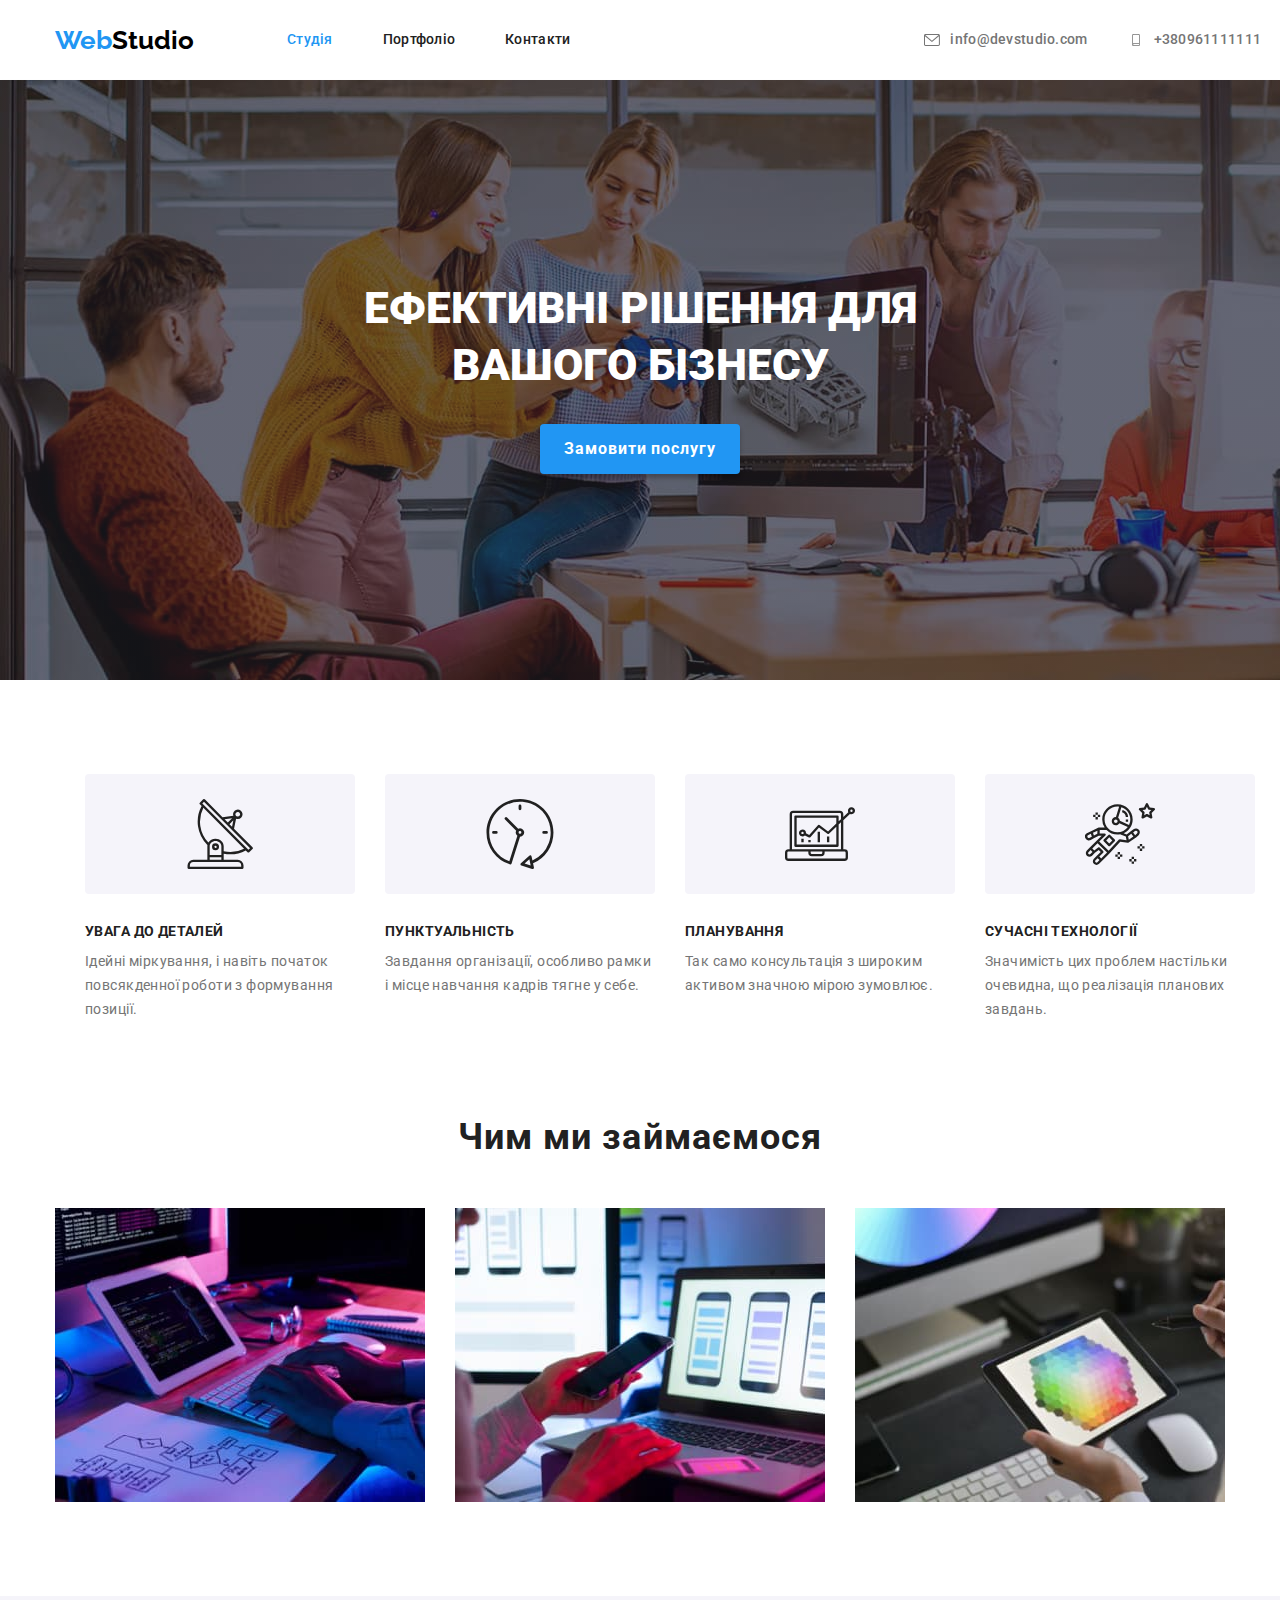
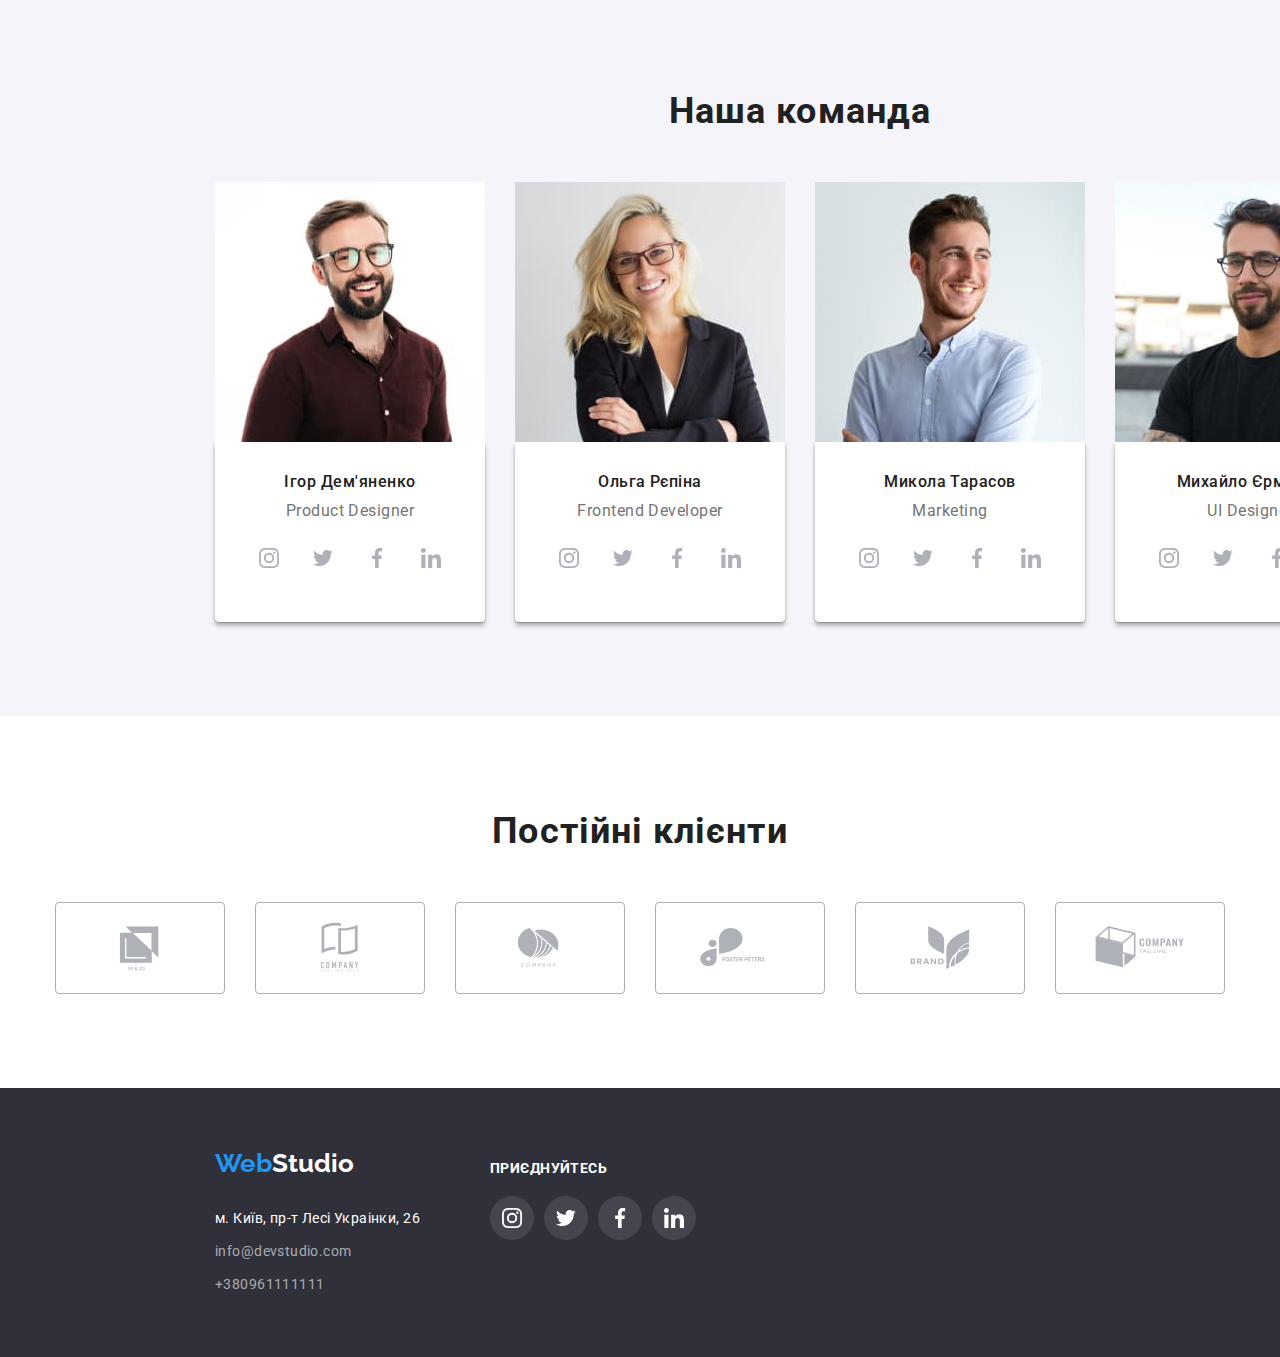
<file: index.html>
<!DOCTYPE html>
<html lang="uk">
  <head>
    <meta charset="UTF-8" />
    <meta http-equiv="X-UA-Compatible" content="IE=edge" />
    <meta name="viewport" content="width=device-width, initial-scale=1.0" />
    <link rel="preconnect" href="https://fonts.googleapis.com" />
    <link rel="preconnect" href="https://fonts.gstatic.com" crossorigin />
    <link
      href="https://fonts.googleapis.com/css2?family=Raleway:wght@700&family=Roboto:wght@400;500;700;900&display=swap"
      rel="stylesheet"
    />
    <link
      rel="stylesheet"
      href="https://cdnjs.cloudflare.com/ajax/libs/modern-normalize/1.1.0/modern-normalize.min.css"
    />
    <link rel="stylesheet" href="./css/styles.css" />
    <title>Студія</title>
  </head>

  <body>
    <!--Навігація-->

    <header class="page-header all">
      <div class="container-nav">
        <nav class="main-nav">
          <a href="./" class="logo"><span class="logo-first">Web</span>Studio</a>
          <ul class="main-nav-list">
            <li class="list-item"><a href="./index.html" class="nav-link current">Студія</a></li>
            <li class="list-item"><a href="./portfolio.html" class="nav-link">Портфоліо</a></li>
            <li class="list-item"><a href="" class="nav-link">Контакти</a></li>
          </ul>
        </nav>
        <ul class="link-list">
          <li class="link-item">
            <a class="link" href="mailto:info@devstudio.com">
              <svg class="header-icon" width="16" height="12">
                <use href="./images/icon.svg#envelope"></use>
              </svg>
              info@devstudio.com
            </a>
          </li>
          <li class="link-item">
            <a class="link" href="tel:+380961111111">
              <svg class="header-icon" width="16" height="12">
                <use href="./images/icon.svg#smartphone"></use>
              </svg>
              +380961111111
            </a>
          </li>
        </ul>
      </div>
    </header>

    <main class="all">
      <!--Головна-->

      <section class="section-main">
        <div class="container">
          <h1 class="main-header">Ефективні рішення для вашого бізнесу</h1>
          <button type="button" class="btn">Замовити послугу</button>
        </div>
      </section>

      <!--Особливості-->

      <section class="section features">
        <div class="container">
          <h2 class="visually-hidden">Наші особливості</h2>
          <ul class="list features">
            <li class="two">
              <div class="features-icon">
                <svg class="features-icon-item" width="70" height="70">
                  <use href="./images/icon.svg#antenna"></use>
                </svg>
              </div>
              <h3 class="list-features">Увага до деталей</h3>
              <p class="text-features">
                Ідейні міркування, і навіть початок повсякденної роботи з формування позиції.
              </p>
            </li>
            <li class="two">
              <div class="features-icon">
                <svg class="features-icon-item" width="70" height="70">
                  <use href="./images/icon.svg#clock"></use>
                </svg>
              </div>
              <h3 class="list-features">Пунктуальність</h3>
              <p class="text-features">
                Завдання організації, особливо рамки і місце навчання кадрів тягне у себе.
              </p>
            </li>
            <li class="two">
              <div class="features-icon">
                <svg class="features-icon-item" width="70" height="70">
                  <use href="./images/icon.svg#diagram"></use>
                </svg>
              </div>
              <h3 class="list-features">Планування</h3>
              <p class="text-features">
                Так само консультація з широким активом значною мірою зумовлює.
              </p>
            </li>
            <li class="two">
              <div class="features-icon">
                <svg class="features-icon-item" width="70" height="70">
                  <use href="./images/icon.svg#astronaut"></use>
                </svg>
              </div>
              <h3 class="list-features">Сучасні технології</h3>
              <p class="text-features">
                Значимість цих проблем настільки очевидна, що реалізація планових завдань.
              </p>
            </li>
          </ul>
        </div>
      </section>

      <!--Чим ми займаємося-->

      <section class="section-work">
        <div class="container">
          <h2 class="work-header">Чим ми займаємося</h2>

          <ul class="list work">
            <li class="work-list">
              <img class="img" src="./images/box1.jpg" alt="Алгоритми" width="370" />
            </li>
            <li class="work-list">
              <img class="img" src="./images/box2.jpg" alt="щось щє" width="370" />
            </li>
            <li class="work-list">
              <img class="img" src="./images/box3.jpg" alt="палітра" width="370" />
            </li>
          </ul>
        </div>
      </section>

      <!--Наша команда-->

      <section class="section-team">
        <div class="container-team">
          <h2 class="team-header">Наша команда</h2>
          <ul class="list team">
            <li class="team-list">
              <img src="./images/img1.jpg" alt="Ігор Дем'яненко" width="270" />
              <div class="member-block">
                <h3 class="team-member">Ігор Дем'яненко</h3>
                <p class="member-prof">Product Designer</p>
                <ul class="member-icon">
                  <li class="icon-nets">
                    <a class="team-icon" href="">
                      <svg class="nets" width="20" height="20">
                        <use href="./images/icon.svg#instagram"></use>
                      </svg>
                    </a>
                  </li>
                  <li class="icon-nets">
                    <a class="team-icon" href="">
                      <svg class="nets" width="20" height="20">
                        <use href="./images/icon.svg#twitter"></use>
                      </svg>
                    </a>
                  </li>
                  <li class="icon-nets">
                    <a class="team-icon" href="">
                      <svg class="nets" width="20" height="20">
                        <use href="./images/icon.svg#facebook"></use>
                      </svg>
                    </a>
                  </li>
                  <li class="icon-nets">
                    <a class="team-icon" href="">
                      <svg class="nets" width="20" height="20">
                        <use href="./images/icon.svg#linkedin"></use>
                      </svg>
                    </a>
                  </li>
                </ul>
              </div>
            </li>
            <li class="team-list">
              <img src="./images/img2.jpg" alt="Ольга Рєпіна" width="270" />
              <div class="member-block">
                <h3 class="team-member">Ольга Рєпіна</h3>
                <p class="member-prof">Frontend Developer</p>
                <ul class="member-icon">
                  <li class="icon-nets">
                    <a class="team-icon" href="">
                      <svg class="nets" width="20" height="20">
                        <use href="./images/icon.svg#instagram"></use>
                      </svg>
                    </a>
                  </li>
                  <li class="icon-nets">
                    <a class="team-icon" href="">
                      <svg class="nets" width="20" height="20">
                        <use href="./images/icon.svg#twitter"></use>
                      </svg>
                    </a>
                  </li>
                  <li class="icon-nets">
                    <a class="team-icon" href="">
                      <svg class="nets" width="20" height="20">
                        <use href="./images/icon.svg#facebook"></use>
                      </svg>
                    </a>
                  </li>
                  <li class="icon-nets">
                    <a class="team-icon" href="">
                      <svg class="nets" width="20" height="20">
                        <use href="./images/icon.svg#linkedin"></use>
                      </svg>
                    </a>
                  </li>
                </ul>
              </div>
            </li>
            <li class="team-list">
              <img src="./images/img3.jpg" alt="Микола Тарасов" width="270" />
              <div class="member-block">
                <h3 class="team-member">Микола Тарасов</h3>
                <p class="member-prof">Marketing</p>
                <ul class="member-icon">
                  <li class="icon-nets">
                    <a class="team-icon" href="">
                      <svg class="nets" width="20" height="20">
                        <use href="./images/icon.svg#instagram"></use>
                      </svg>
                    </a>
                  </li>
                  <li class="icon-nets">
                    <a class="team-icon" href="">
                      <svg class="nets" width="20" height="20">
                        <use href="./images/icon.svg#twitter"></use>
                      </svg>
                    </a>
                  </li>
                  <li class="icon-nets">
                    <a class="team-icon" href="">
                      <svg class="nets" width="20" height="20">
                        <use href="./images/icon.svg#facebook"></use>
                      </svg>
                    </a>
                  </li>
                  <li class="icon-nets">
                    <a class="team-icon" href="">
                      <svg class="nets" width="20" height="20">
                        <use href="./images/icon.svg#linkedin"></use>
                      </svg>
                    </a>
                  </li>
                </ul>
              </div>
            </li>
            <li class="team-list">
              <img src="./images/img4.jpg" alt="Михайло Єрмаков" width="270" />
              <div class="member-block">
                <h3 class="team-member">Михайло Єрмаков</h3>
                <p class="member-prof">UI Designer</p>
                <ul class="member-icon">
                  <li class="icon-nets">
                    <a class="team-icon" href="">
                      <svg class="nets" width="20" height="20">
                        <use href="./images/icon.svg#instagram"></use>
                      </svg>
                    </a>
                  </li>
                  <li class="icon-nets">
                    <a class="team-icon" href="">
                      <svg class="nets" width="20" height="20">
                        <use href="./images/icon.svg#twitter"></use>
                      </svg>
                    </a>
                  </li>
                  <li class="icon-nets">
                    <a class="team-icon" href="">
                      <svg class="nets" width="20" height="20">
                        <use href="./images/icon.svg#facebook"></use>
                      </svg>
                    </a>
                  </li>
                  <li class="icon-nets">
                    <a class="team-icon" href="">
                      <svg class="nets" width="20" height="20">
                        <use href="./images/icon.svg#linkedin"></use>
                      </svg>
                    </a>
                  </li>
                </ul>
              </div>
            </li>
          </ul>
        </div>
      </section>

      <!-- Наші клієнти -->
      <section class="section-clients">
        <div class="container">
          <h2 class="clients-header">Постійні клієнти</h2>
          <ul class="clients-list">
            <li>
              <a class="client" href="">
                <svg class="client-icon" width="100" height="60">
                  <use href="./images/icon.svg#logo1"></use>
                </svg>
              </a>
            </li>
            <li>
              <a class="client" href="">
                <svg class="client-icon" width="100" height="60">
                  <use href="./images/icon.svg#logo2"></use>
                </svg>
              </a>
            </li>
            <li>
              <a class="client" href="">
                <svg class="client-icon" width="100" height="60">
                  <use href="./images/icon.svg#logo3"></use>
                </svg>
              </a>
            </li>
            <li>
              <a class="client" href="">
                <svg class="client-icon" width="100" height="60">
                  <use href="./images/icon.svg#logo4"></use>
                </svg>
              </a>
            </li>
            <li>
              <a class="client" href="">
                <svg class="client-icon" width="100" height="60">
                  <use href="./images/icon.svg#logo5"></use>
                </svg>
              </a>
            </li>
            <li>
              <a class="client" href="">
                <svg class="client-icon" width="100" height="60">
                  <use href="./images/icon.svg#logo6"></use>
                </svg>
              </a>
            </li>
          </ul>
        </div>
      </section>
    </main>

    <!--Footer-->

    <footer class="page-footer all">
      <div class="container-footer">
        <div class="footer-item">
          <a class="logo-footer" href="./"><span class="logo-first">Web</span>Studio </a>
          <address>
            <ul class="footer-list">
              <li>
                <a
                  class="adress"
                  href="https://goo.gl/maps/CPtrU1FHBa2aNyZL9"
                  target="_blank"
                  rel="noopener noreferrer nofollow"
                  >м. Київ, пр-т Лесі Украінки, 26
                </a>
              </li>
              <li class="footer-item-one">
                <a href="mailto:info@devstudio.com" class="footer-contact">info@devstudio.com</a>
              </li>
              <li class="footer-item-two">
                <a href="tel:+380961111111" class="footer-contact">+380961111111</a>
              </li>
            </ul>
          </address>
        </div>
        <div class="footer-icon">
          <p class="slogan">Приєднуйтесь</p>
          <ul class="footer-icon-list">
            <li>
              <a class="icon-list">
                <svg class="icon-footer" width="20" height="20">
                  <use href="./images/icon.svg#instagram"></use>
                </svg>
              </a>
            </li>
            <li>
              <a class="icon-list">
                <svg class="icon-footer" width="20" height="20">
                  <use href="./images/icon.svg#twitter"></use>
                </svg>
              </a>
            </li>
            <li>
              <a class="icon-list">
                <svg class="icon-footer" width="20" height="20">
                  <use href="./images/icon.svg#facebook"></use>
                </svg>
              </a>
            </li>
            <li>
              <a class="icon-list">
                <svg class="icon-footer" width="20" height="20">
                  <use href="./images/icon.svg#linkedin"></use>
                </svg>
              </a>
            </li>
          </ul>
        </div>
      </div>
    </footer>
  </body>
</html>
</file>
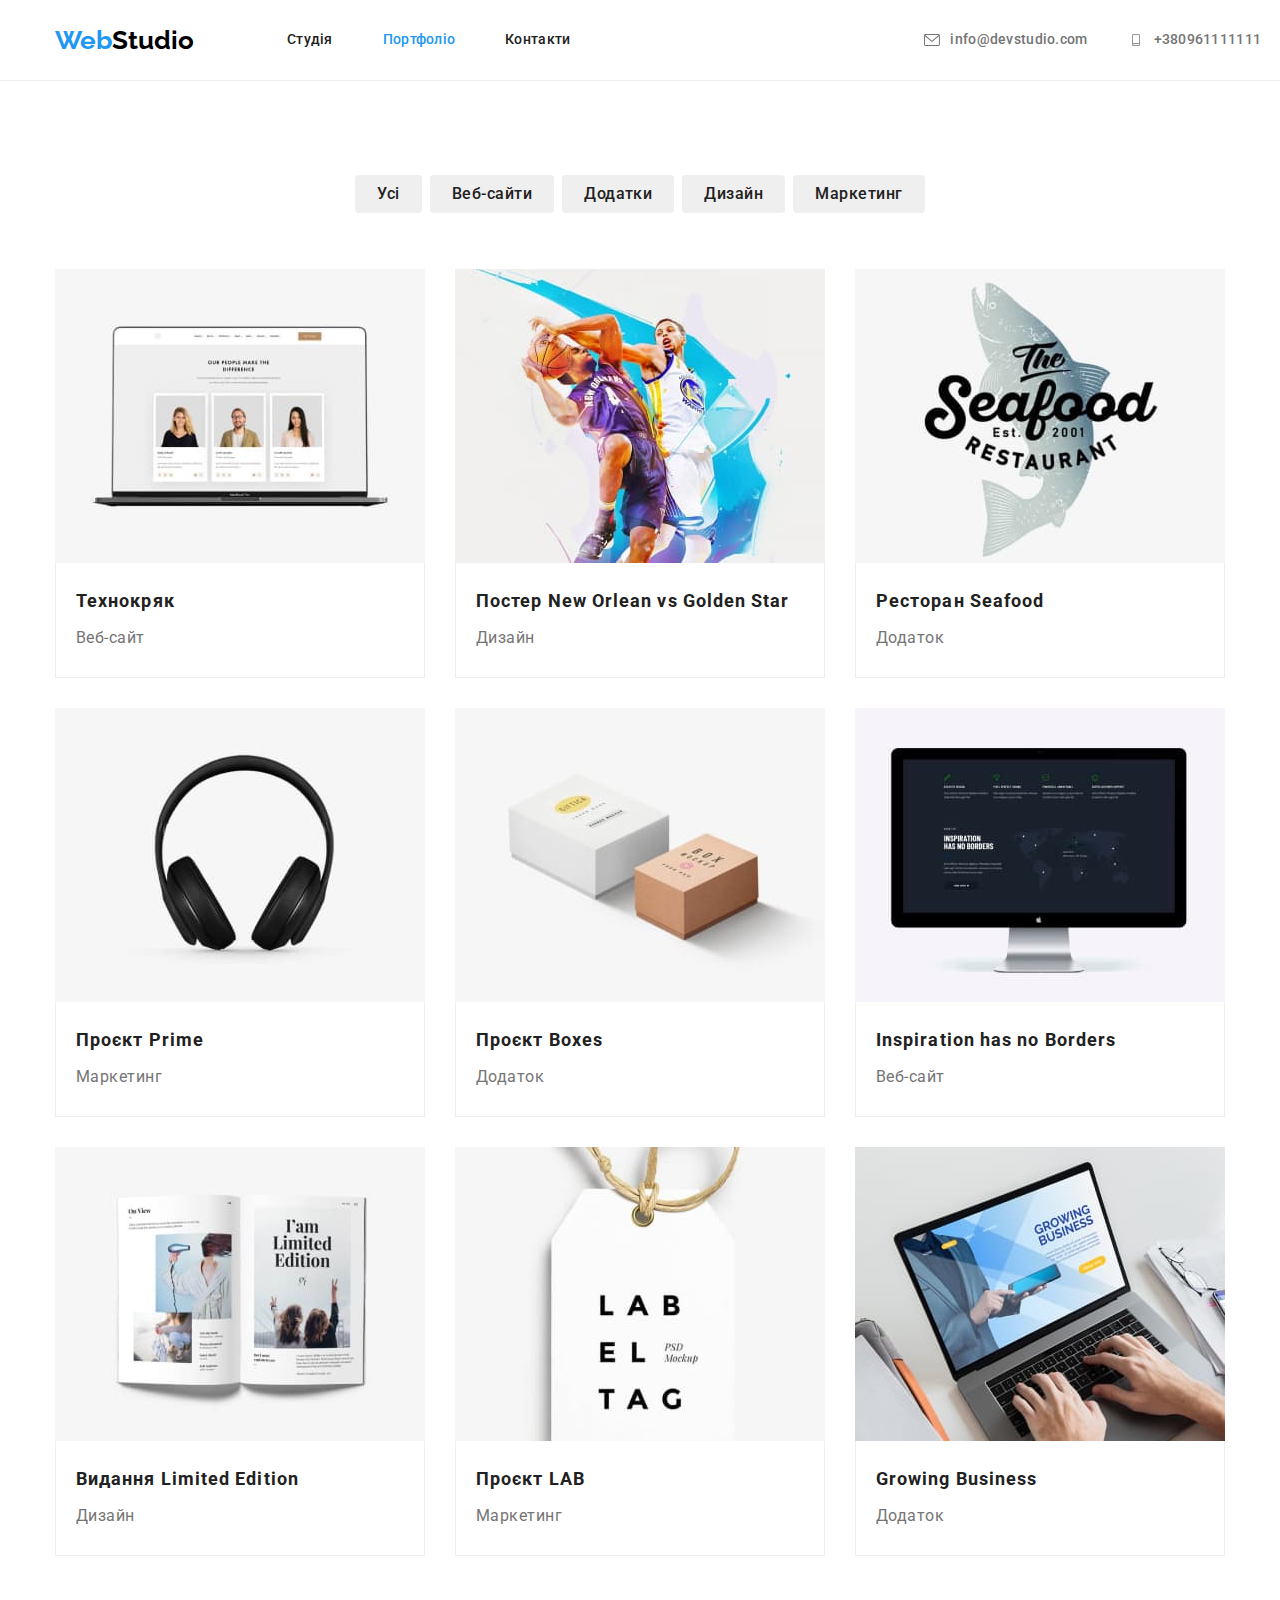
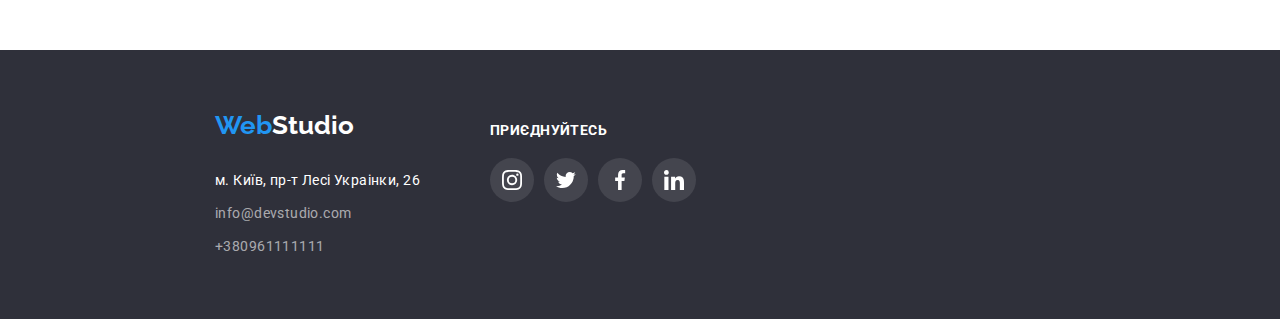
<file: portfolio.html>
<!DOCTYPE html>
<html lang="uk">
  <head>
    <meta charset="UTF-8" />
    <meta http-equiv="X-UA-Compatible" content="IE=edge" />
    <meta name="viewport" content="width=device-width, initial-scale=1.0" />
    <link rel="preconnect" href="https://fonts.googleapis.com" />
    <link rel="preconnect" href="https://fonts.gstatic.com" crossorigin />
    <link
      href="https://fonts.googleapis.com/css2?family=Raleway:wght@700&family=Roboto:wght@400;500;700;900&display=swap"
      rel="stylesheet"
    />
    <link
      rel="stylesheet"
      href="https://cdnjs.cloudflare.com/ajax/libs/modern-normalize/1.1.0/modern-normalize.min.css"
    />
    <link rel="stylesheet" href="./css/styles.css" />
    <title>Портфоліо</title>
  </head>
  <body>
    
    <!--Навігація-->
    <div class="border">
    <header class="page-header all">
      <div class="container-nav">
        <nav class="main-nav">
          <a href="./" class="logo"><span class="logo-first">Web</span>Studio</a>
          <ul class="main-nav-list">
            <li class="list-item"><a href="./index.html" class="nav-link">Студія</a></li>
            <li class="list-item"><a href="./portfolio.html" class="nav-link current">Портфоліо</a></li>
            <li class="list-item"><a href="" class="nav-link">Контакти</a></li>
          </ul>
        </nav>
        <ul class="link-list">
          <li class="link-item">
            <a class="link" href="mailto:info@devstudio.com">
              <svg class="header-icon" width="16" height="12">
                <use href="./images/icon.svg#envelope"></use>
              </svg>
              info@devstudio.com
            </a>
          </li>
          <li class="link-item">
            <a class="link" href="tel:+380961111111">
              <svg class="header-icon" width="16" height="12">
                <use href="./images/icon.svg#smartphone"></use>
              </svg>
              +380961111111
            </a>
          </li>
        </ul>
      </div>
    </header>
    </div>

    <main>
      <!--Портфоліо-->

      <section class="section-portfolio">
        <div class="container">
        <h1 class="visually-hidden">Портфоліо</h1>
        <ul class="filter-list">
          <li><button type="button" class="filter-btn">Усі</button></li>
          <li><button type="button" class="filter-btn">Веб-сайти</button></li>
          <li><button type="button" class="filter-btn">Додатки</button></li>
          <li><button type="button" class="filter-btn">Дизайн</button></li>
          <li><button type="button" class="filter-btn">Маркетинг</button></li>
        </ul>

        <ul class="portfolio-list">
          <li class="item">
            <a href="" class="list">
              <div class="portfolio-item">
                <img src="./images/project1.jpg" width="370" alt="Проект1" />
                <div class="portfolio-text">
                  <h2 class="title">Технокряк</h2>
                  <p class="comment">Веб-сайт</p>
                </div>
              </div>
            </a>
          </li>
          <li class="item">
            <a href="" class="list">
              <div class="portfolio-item">
                <img src="./images/project2.jpg" width="370" alt="Проект2" />
                <div class="portfolio-text">
                  <h2 class="title">Постер New Orlean vs Golden Star</h2>
                  <p class="comment">Дизайн</p>
                </div>
              </div>
            </a>
          </li>
          <li class="item">
            <a href="" class="list">
              <div class="portfolio-item">
                <img src="./images/project3.jpg" width="370" alt="Проект3" />
                <div class="portfolio-text">
                  <h2 class="title">Ресторан Seafood</h2>
                  <p class="comment">Додаток</p>
                </div>
              </div>
            </a>
          </li>
          <li class="item">
            <a href="" class="list">
              <div class="portfolio-item">
                <img src="./images/project4.jpg" width="370" alt="Проект4" />
                <div class="portfolio-text">
                  <h2 class="title">Проєкт Prime</h2>
                  <p class="comment">Маркетинг</p>
                </div>
              </div>
            </a>
          </li>
          <li class="item">
            <a href="" class="list">
              <div class="portfolio-item">
                <img src="./images/project5.jpg" width="370" alt="Проект5" />
                <div class="portfolio-text">
                  <h2 class="title">Проєкт Boxes</h2>
                  <p class="comment">Додаток</p>
                </div>
              </div>
            </a>
          </li>
          <li class="item">
            <a href="" class="list">
              <div class="portfolio-item">
                <img src="./images/project6.jpg" width="370" alt="Проект6" />
                <div class="portfolio-text">
                  <h2 class="title">Inspiration has no Borders</h2>
                  <p class="comment">Веб-сайт</p>
                </div>
              </div>
            </a>
          </li>
          <li class="item">
            <a href="" class="list">
              <div class="portfolio-item">
                <img src="./images/project7.jpg" width="370" alt="Проект7" />
                <div class="portfolio-text">
                  <h2 class="title">Видання Limited Edition</h2>
                  <p class="comment">Дизайн</p>
                </div>
              </div>
            </a>
          </li>
          <li class="item">
            <a href="" class="list">
              <div class="portfolio-item">
                <img src="./images/project8.jpg" width="370" alt="Проект8" />
                <div class="portfolio-text">
                  <h2 class="title">Проєкт LAB</h2>
                  <p class="comment">Маркетинг</p>
                </div>
              </div>
            </a>
          </li>
          <li class="item">
            <a href="" class="list">
              <div class="portfolio-item">
                <img src="./images/project9.jpg" width="370" alt="Проект9" />
                <div class="portfolio-text">
                  <h2 class="title">Growing Business</h2>
                  <p class="comment">Додаток</p>
                </div>
              </div>
            </a>
          </li>
        </ul>
        </div>
      </section>
    </main>

    <!--Footer-->

    <footer class="page-footer all">
      <div class="container-footer">
        <div class="footer-item">
          <a class="logo-footer" href="./"><span class="logo-first">Web</span>Studio </a>
          <address>
            <ul class="footer-list">
              <li>
                <a
                  class="adress"
                  href="https://goo.gl/maps/CPtrU1FHBa2aNyZL9"
                  target="_blank"
                  rel="noopener noreferrer nofollow"
                  >м. Київ, пр-т Лесі Украінки, 26
                </a>
              </li>
              <li class="footer-item-one">
                <a href="mailto:info@devstudio.com" class="footer-contact">info@devstudio.com</a>
              </li>
              <li class="footer-item-two">
                <a href="tel:+380961111111" class="footer-contact">+380961111111</a>
              </li>
            </ul>
          </address>
        </div>
        <div class="footer-icon">
          <p class="slogan">Приєднуйтесь</p>
          <ul class="footer-icon-list">
            <li>
              <a class="icon-list">
                <svg class="icon-footer" width="20" height="20">
                  <use href="./images/icon.svg#instagram"></use>
                </svg>
              </a>
            </li>
            <li>
              <a class="icon-list">
                <svg class="icon-footer" width="20" height="20">
                  <use href="./images/icon.svg#twitter"></use>
                </svg>
              </a>
            </li>
            <li>
              <a class="icon-list">
                <svg class="icon-footer" width="20" height="20">
                  <use href="./images/icon.svg#facebook"></use>
                </svg>
              </a>
            </li>
            <li>
              <a class="icon-list">
                <svg class="icon-footer" width="20" height="20">
                  <use href="./images/icon.svg#linkedin"></use>
                </svg>
              </a>
            </li>
          </ul>
        </div>
      </div>
    </footer>
  </body>
</html>
</file>
<file: css/styles.css>
:root {
  --primary-accent-color: #2196f3;
  --primary-white-color: #ffffff;
  --primary-text-color: #212121;
  --secondary-text-color: #757575;
  --prymary-background-color: #2f303a;
  --logo-color: #000000;
  --btn-background-color: #188ce8;
  --body-background-color: #f5f4fa;
  --portfolio-border-color: #eeeeee;
  --primary-icon-color: #afb1b8;
  /* --primary-border-color: transparent; */
}
/* html {
  box-sizing: border-box;
} */

/* *,
::after,
::before {
  box-sizing: border-box;
  }
 */

body {
  font-size: 14px;
  font-family: 'Roboto', sans-serif;
  color: var(--primary-text-color);
}

.container {
  width: 1200px;
  margin: 0 auto;
  padding-left: 15px;
  padding-right: 15px;
  align-items: center;
  /* outline: 3px solid #29e818; */
}

/* .container-features {
  width: 1200px;
  margin: 0 auto;

  align-items: center;
  outline: 3px solid #29e818;
} */

h1,
h2,
h3,
p,
ul {
  margin: 0;
  padding: 0;
}
.img {
  padding: 0;
  display: block;
}

.list {
  display: flex;
  list-style: none;
  text-decoration: none;
}

/*header*/

.page-header {
  max-width: 1600px;
  margin: auto;
  /* background-color: var(--primary-white-color); */
  /* border-bottom: 1px solid var(--portfolio-border-color); */
}
.border {
  border-bottom: 1px solid var(--portfolio-border-color);
}

.container-nav {
  display: flex;
  align-items: center;
  width: 1200px;
  padding-left: 15px;
  padding-right: 15px;
  margin: auto;

  /*   outline: 3px solid #e81856; */
}

.main-nav {
  display: flex;
  align-items: center;
}

.main-nav-list {
  display: flex;
  list-style: none;
  margin-left: 93px;
}

.list-item + .list-item {
  margin-left: 50px;
}
.link-item + .link-item {
  margin-left: 40px;
}
.link-list {
  display: flex;
  list-style: none;
  margin-left: 354px;
}
.link-list + .link-list {
  margin-left: 40px;
}

/* .envelope {
  width: 16px;
  height: 12px;
  color: var(--primary-accent-color);
} */

.logo {
  font-family: 'Raleway', sans-serif;
  font-weight: 700;
  font-size: 26px;
  line-height: 1.19;
  color: var(--logo-color);
  text-decoration: none;
}

.logo-first {
  font-family: 'Raleway', sans-serif;
  font-weight: 700;
  font-size: 26px;
  line-height: 1.19;
  color: var(--primary-accent-color);
}

.nav-link {
  display: block;
  font-weight: 500;
  line-height: 1.14;
  letter-spacing: 0.02em;
  color: var(--primary-text-color);
  text-decoration: none;
  padding-top: 32px;
  padding-bottom: 32px;
  /* outline: 3px solid #e81856; */
}

.nav-link:hover,
.nav-link:focus {
  color: var(--primary-accent-color);
}

.nav-link.current {
  color: var(--primary-accent-color);
}

.link {
  display: flex;
  align-items: center;
  font-weight: 500;
  line-height: 1.14;
  letter-spacing: 0.02em;
  /* text-align: left; */
  color: var(--secondary-text-color);
  text-decoration: none;
  /* margin-left: auto; */
}

.link:hover,
.link:focus {
  color: var(--primary-accent-color);
}
.header-icon {
  margin-right: 10px;
  fill: var(--secondary-text-color);
}
.link:hover .header-icon {
  fill: currentColor;
}

/*section main*/

.section {
  padding-top: 94px;
  padding-bottom: 94px;
}

.section-main {
  padding-top: 200px;
  padding-bottom: 200px;
  margin: auto;
  text-align: center;
  max-width: 1600px;
  height: 600px;
  background-image: linear-gradient(to right, rgba(47, 48, 58, 0.4), rgba(47, 48, 58, 0.4)),
    url(../images/hero.jpg);
  box-shadow: 0px 4px 4px rgba(0, 0, 0, 0.25);
}

.main-header {
  font-weight: 900;
  font-size: 44px;
  line-height: 1.3;
  text-transform: uppercase;
  max-width: 696px;
  margin: auto;
  color: var(--primary-white-color);
}

.btn {
  display: inline-block;
  margin-top: 30px;
  padding: 10px 24px;
  cursor: pointer;
  font-size: 16px;
  font-weight: 700;
  line-height: 1.875;
  letter-spacing: 0.06em;
  color: var(--primary-white-color);
  background: var(--primary-accent-color);
  border-radius: 4px;
  border: transparent;
  box-shadow: 0px 4px 4px rgba(0, 0, 0, 0.25);
}

.btn:hover,
.btn:focus {
  background: var(--btn-background-color);
}

/*section features*/

.features {
  background-color: var(--primary-white-color);
}

/*FONT-SIZE???*/
.list-features {
  margin-bottom: 10px;
  font-weight: 700;
  font-size: 14px;
  line-height: 1.14;
  letter-spacing: 0.03em;
  text-transform: uppercase;
  color: var(--primary-text-color);
}

.features-icon {
  display: flex;
  background-color: var(--body-background-color);
  width: 270px;
  height: 120px;
  border-radius: 4px;
  margin-bottom: 30px;
}
.features-icon-item {
  fill: var(--primary-text-color);
  margin: auto;
}

.list.features {
  margin-left: 30px;
}

.text-features {
  line-height: 1.71;
  letter-spacing: 0.03em;
  color: var(--secondary-text-color);
}

.two {
  width: 270px;
}
.two:not(:last-child) {
  margin-right: 30px;
}
/*section work*/

.work {
  background-color: var(--primary-white-color);
}

.section-work {
  margin-bottom: 94px;
}
.work-header {
  font-weight: 700;
  font-size: 36px;
  line-height: 1.17;
  text-align: center;
  letter-spacing: 0.03em;
  margin-bottom: 50px;
  color: var(--primary-text-color);
}
.list.work {
  justify-content: space-between;
}
/* .work-list+.work-list {
  margin-left: 30px;
} 
 */

/*section team*/

.section-team {
  width: 1600px;
  margin: auto;
  padding-top: 94px;
  padding-bottom: 94px;
  background-color: var(--body-background-color);
}
.container-team {
  width: 1200px;
  margin: auto;
  padding-left: 15px;
  padding-right: 15px;
}

.team-header {
  font-weight: 700;
  font-size: 36px;
  line-height: 42px;
  text-align: center;
  letter-spacing: 0.03em;
  margin-bottom: 50px;
  color: var(--primary-text-color);
}

.list.team {
  justify-content: space-between;
}

.team-member {
  font-weight: 500;
  font-size: 16px;
  line-height: 1.19;
  text-align: center;
  letter-spacing: 0.03em;
  /*  margin-top: 30px; */
  color: var(--primary-text-color);
}

.member-icon {
  display: flex;
  margin-top: 16px;
  padding-left: 32px;
  gap: 10px;
  padding-bottom: 42px;
}

.icon-nets {
  list-style: none;
}

.nets {
  margin: auto;
  fill: var(--primary-icon-color);
}


.member-prof {
  font-size: 16px;
  line-height: 1.19;
  text-align: center;
  letter-spacing: 0.03em;
  margin-top: 10px;
  color: var(--secondary-text-color);
}

.team-list {
  background-color: var(--primary-white-color);
}

.team-icon {
  display: flex;
  align-items: center;
  margin: auto;
  width: 44px;
  height: 44px;
  border-radius: 50%;
}

.team-icon:hover {
  width: 44px;
  height: 44px;
  border-radius: 50%;
  background-color: var(--primary-accent-color);
}

.team-icon:hover .nets {
  fill: var(--primary-white-color);
}

.member-block {
  padding-top: 30px;

  box-shadow: 0px 4px 4px rgba(0, 0, 0, 0.25), 0px 1px 3px rgba(0, 0, 0, 0.12),
    0px 1px 1px rgba(0, 0, 0, 0.14);
  border-radius: 0px 0px 4px 4px;
}

.team {
  background-color: var(--body-background-color);
}
/* .team-list+.team-list {
  margin-left: 30px;
} */

/* Наші клієнти */

.section-clients {
  padding-top: 94px;
  padding-bottom: 94px;
}

.clients-header {
  margin-bottom: 50px;
  font-weight: 700;
  font-size: 36px;
  line-height: 1.167;
  text-align: center;
  letter-spacing: 0.03em;
  color: var(--primary-text-color);
}

.clients-list {
  display: flex;
  gap: 30px;
  list-style: none;
  align-items: center;
}
.client {
  display: flex;
  margin: 0 auto;
  width: 170px;
  height: 92px;
  border: 1px solid var(--primary-icon-color);
  border-radius: 4px;
}
.client:hover {
  cursor: pointer;
  border: 1px solid var(--primary-accent-color);
  color: var(--primary-accent-color);
}
.client-icon {
  fill: var(--primary-icon-color);
  margin: auto;
}
.client:hover .client-icon {
  fill: currentColor;
}

/*портфолио*/

.section-portfolio {
  padding-top: 94px;
  padding-bottom: 94px;
}

.filter-btn {
  display: inline-block;
  padding: 6px 22px;
  cursor: pointer;
  font-weight: 500;
  font-size: 16px;
  line-height: 1.625;
  text-align: center;
  letter-spacing: 0.03em;
  border: transparent;
  border-radius: 4px;
  color: var(--primary-text-color);
}

.filter-btn:hover,
.filter-btn:focus {
  color: var(--primary-white-color);
  background-color: var(--primary-accent-color);
  box-shadow: 0px 3px 1px rgba(0, 0, 0, 0.1), 0px 1px 2px rgba(0, 0, 0, 0.08),
    0px 2px 2px rgba(0, 0, 0, 0.12);
}

/* .filter-list {
  display: flex;
  list-style: none;
  margin-bottom: 50px;

} */
.portfolio-container {
  display: flex;
  flex-wrap: wrap;
  width: 1200px;
  margin: 0 auto;
  padding-left: 15px;
  padding-right: 15px;

  /*   outline: 3px solid #29e818; */
}
.filter-list {
  display: flex;
  margin: 0 auto;
  margin-bottom: 56px;
  justify-content: center;
  list-style: none;
  gap: 8px;
  /*  outline: 3px solid #29e818; */
}

.portfolio-list {
  display: flex;
  flex-wrap: wrap;
  margin-bottom: -30px;
  margin-right: -30px;

  /*   outline: 3px solid #29e818; */

  list-style: none;
}

/* .portfolio-block */

.item {
  /* width:calc((100%-60px)/3); */
  width: 370px;
  margin-bottom: 30px;
  margin-right: 30px;
}

.item:hover {
  box-shadow: 0px 1px 1px rgba(0, 0, 0, 0.12), 0px 4px 4px rgba(0, 0, 0, 0.06),
    1px 4px 6px rgba(0, 0, 0, 0.16);
}

/* .item:nth-last-child(-n + 3) {
  margin-bottom: 0px;
} */

/* .item:nth-child(3n) {
  margin-right: 0px;
} */

.title {
  margin-right: 0;
}

.portfolio-text {
  padding: 20px 0 24px 20px;
  border-right: 1px solid var(--portfolio-border-color);
  border-bottom: 1px solid var(--portfolio-border-color);
  border-left: 1px solid var(--portfolio-border-color);
}

img {
  display: inherit;
}

.title {
  font-weight: 700;
  font-size: 18px;
  margin: 0;
  margin-bottom: 4px;
  line-height: 2;
  letter-spacing: 0.06em;
  color: var(--primary-text-color);
}

.comment {
  font-size: 16px;
  line-height: 1.875;
  letter-spacing: 0.03em;
  color: var(--secondary-text-color);
}

.visually-hidden {
  position: absolute;
  white-space: nowrap;
  width: 1px;
  height: 1;
  overflow: hidden;
  border: 0;
  padding: 0;
  clip: rect(0 0 0 0);
  clip-path: inset(50%);
  margin: -1px;
}

/*footer*/

.container-footer {
  display: flex;
  width: 1200px;
  margin: auto;
  padding: 60px 15px;
}

.footer-item {
  display: inline-block;
}

.footer-list {
  margin-top: 28px;
  list-style: none;
  text-decoration: none;
}



.logo-footer {
  font-family: 'Raleway', sans-serif;
  font-weight: 700;
  font-size: 26px;
  line-height: 1.19;
  color: var(--primary-white-color);
  text-decoration: none;
}


.page-footer {
  background: var(--prymary-background-color);
  display: flex;
  width: 1600px;
  margin: auto;
}

.adress {
  font-style: normal;

  line-height: 1.71;
  letter-spacing: 0.03em;
  color: var(--primary-white-color);
  text-decoration: none;
}

.footer-item-one {
  margin-top: 9px;
}

.footer-item-two {
  margin-top: 9px;
}

.footer-contact {
  font-style: normal;
  line-height: 1.71;
  letter-spacing: 0.03em;
  color: rgba(255, 255, 255, 0.6);
  text-decoration: none;
}

.footer-contact:hover,
.footer-contact:focus {
  color: var(--primary-accent-color);
}

.footer-icon {
  margin-left: 70px;
  margin-top: 12px;
  width: 206px;
}
.footer-icon-list {
  display: flex;
  margin-top: 20px;
  gap: 10px;
  list-style: none;
}

.slogan {
  font-weight: 700;
  line-height: 1.142;
  letter-spacing: 0.03em;
  text-transform: uppercase;
  color: var(--primary-white-color);
}
.icon-list {
  display: flex;
  align-items: center;
  margin: auto;
  width: 44px;
  height: 44px;
  border-radius: 50%;
  background-color: rgba(255, 255, 255, 0.1);
  
}
.icon-list:hover {
  width: 44px;
  height: 44px;
  border-radius: 50%;
  background-color: var(--primary-accent-color);
}

.icon-footer {
  margin: auto;
  fill: var(--primary-white-color);
}

.icon-footer-bg {
  width: 44px;
  height: 44px;
  border-radius: 50%;
  background-color: var(--primary-accent-color);
}

.icon-list:hover .icon-footer {
}
</file>
